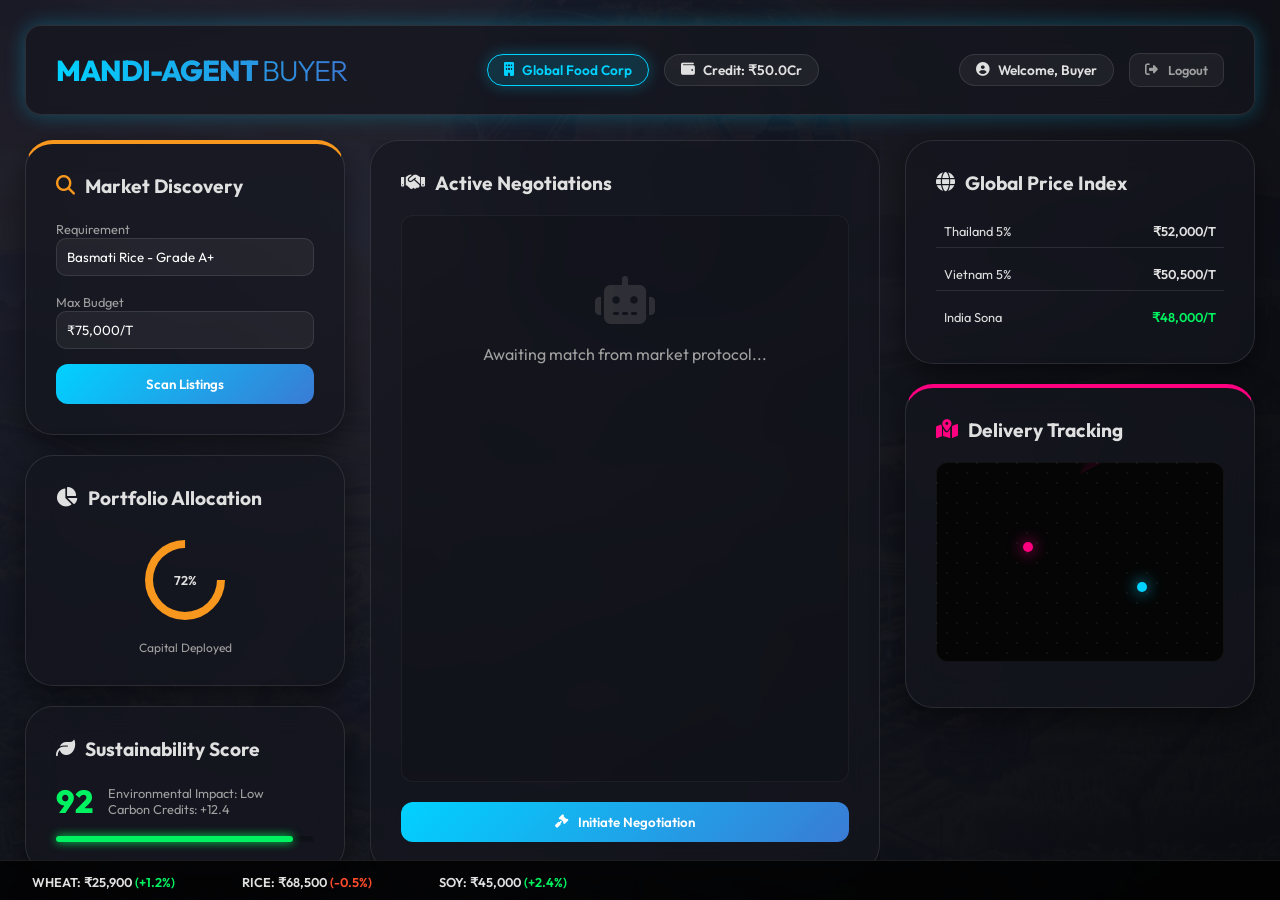
<file: mandi2.0 project/buyer.html>
<!DOCTYPE html>
<html lang="en">
<head>
    <meta charset="UTF-8">
    <meta name="viewport" content="width=device-width, initial-scale=1.0">
    <title>Buyer Dashboard | Mandi-Agent 2.0</title>
    <link rel="stylesheet" href="styles.css">
    <link rel="preconnect" href="https://fonts.googleapis.com">
    <link rel="preconnect" href="https://fonts.gstatic.com" crossorigin>
    <link href="https://fonts.googleapis.com/css2?family=Outfit:wght@300;400;600;800&display=swap" rel="stylesheet">
    <link rel="stylesheet" href="https://cdnjs.cloudflare.com/ajax/libs/font-awesome/6.4.0/css/all.min.css">
</head>
<body>
    <div class="dashboard-container">
        <header>
            <div class="logo">MANDI-AGENT <span style="font-weight: 300;">BUYER</span></div>
            <div class="status-pills">
                <div class="pill active"><i class="fas fa-building"></i> Global Food Corp</div>
                <div class="pill"><i class="fas fa-wallet"></i> Credit: ₹50.0Cr</div>
            </div>
            <div class="user-profile" style="display: flex; gap: 15px; align-items: center;">
                <div class="pill"><i class="fas fa-user-circle"></i> Welcome, Buyer</div>
                <a href="index.html" class="btn" style="background: rgba(255,255,255,0.05); border: 1px solid var(--glass-border); padding: 8px 15px; font-size: 0.8rem; color: var(--text-muted); text-decoration: none; border-radius: 10px;">
                    <i class="fas fa-sign-out-alt"></i> Logout
                </a>
            </div>
        </header>

        <aside class="left-sidebar">
            <div class="glass-card agent-buyer">
                <h2><i class="fas fa-search" style="color: var(--accent-buyer);"></i> Market Discovery</h2>
                <div class="form-group" style="margin-bottom: 15px;">
                    <label style="color: var(--text-muted); font-size: 0.8rem;">Requirement</label>
                    <input type="text" value="Basmati Rice - Grade A+" style="width: 100%; background: rgba(255,255,255,0.05); border: 1px solid var(--glass-border); padding: 10px; border-radius: 10px; color: white;">
                </div>
                <div class="form-group">
                    <label style="color: var(--text-muted); font-size: 0.8rem;">Max Budget</label>
                    <input type="text" value="₹75,000/T" style="width: 100%; background: rgba(255,255,255,0.05); border: 1px solid var(--glass-border); padding: 10px; border-radius: 10px; color: white;">
                </div>
                <button class="btn btn-primary" style="width: 100%; margin-top: 15px;">
                    Scan Listings
                </button>
            </div>

            <div class="glass-card">
                <h2><i class="fas fa-chart-pie"></i> Portfolio Allocation</h2>
                <div style="height: 100px; display: flex; align-items: center; justify-content: center; position: relative;">
                    <div style="width: 80px; height: 80px; border-radius: 50%; border: 8px solid var(--accent-buyer); border-top-color: transparent; transform: rotate(45deg);"></div>
                    <div style="position: absolute; font-size: 0.8rem; font-weight: 600;">72%</div>
                </div>
                <p style="font-size: 0.75rem; color: var(--text-muted); text-align: center; margin-top: 10px;">Capital Deployed</p>
            </div>
            <div class="glass-card">
                <h2><i class="fas fa-leaf"></i> Sustainability Score</h2>
                <div style="display: flex; align-items: center; gap: 15px;">
                    <div style="font-size: 2rem; font-weight: 800; color: var(--accent-farmer);">92</div>
                    <div style="font-size: 0.8rem; color: var(--text-muted);">
                        <p>Environmental Impact: Low</p>
                        <p>Carbon Credits: +12.4</p>
                    </div>
                </div>
                <div style="width: 100%; height: 6px; background: rgba(0,0,0,0.2); border-radius: 3px; margin-top: 15px;">
                    <div style="width: 92%; height: 100%; background: var(--accent-farmer); border-radius: 3px; box-shadow: 0 0 10px var(--accent-farmer);"></div>
                </div>
            </div>
        </aside>

        <main>
            <div class="glass-card" style="flex: 1; display: flex; flex-direction: column;">
                <h2><i class="fas fa-handshake"></i> Active Negotiations</h2>
                <div id="negotiation-chat" style="flex: 1; overflow-y: auto; padding: 10px; display: flex; flex-direction: column; gap: 15px; border: 1px solid rgba(255,255,255,0.05); border-radius: 12px; background: rgba(0,0,0,0.1);">
                    <div style="text-align: center; color: var(--text-muted); margin-top: 50px;">
                        <i class="fas fa-robot fa-3x" style="opacity: 0.2; margin-bottom: 20px;"></i>
                        <p>Awaiting match from market protocol...</p>
                    </div>
                </div>
                <button class="btn btn-primary" id="start-negotiation" style="margin-top: 20px;">
                    <i class="fas fa-gavel"></i> Initiate Negotiation
                </button>
            </div>
        </main>

        <aside class="right-sidebar">
            <div class="glass-card">
                <h2><i class="fas fa-globe"></i> Global Price Index</h2>
                <div class="history-log" style="display: flex; flex-direction: column; gap: 10px;">
                    <div style="font-size: 0.8rem; padding: 8px; border-bottom: 1px solid var(--glass-border); display: flex; justify-content: space-between;">
                        <span>Thailand 5%</span>
                        <span style="font-weight: 600;">₹52,000/T</span>
                    </div>
                    <div style="font-size: 0.8rem; padding: 8px; border-bottom: 1px solid var(--glass-border); display: flex; justify-content: space-between;">
                        <span>Vietnam 5%</span>
                        <span style="font-weight: 600;">₹50,500/T</span>
                    </div>
                    <div style="font-size: 0.8rem; padding: 8px; display: flex; justify-content: space-between;">
                        <span>India Sona</span>
                        <span style="font-weight: 600; color: var(--accent-farmer);">₹48,000/T</span>
                    </div>
                </div>
            </div>

            <div class="glass-card agent-logistics">
                <h2><i class="fas fa-map-marked-alt" style="color: var(--accent-logistics);"></i> Delivery Tracking</h2>
                <div class="radar-map" style="height: 200px; border-radius: 12px; position: relative; overflow: hidden; margin-bottom: 15px; border: 1px solid rgba(255,255,255,0.05);">
                    <div class="radar-sweep"></div>
                    <div style="position: absolute; top: 40%; left: 30%; width: 10px; height: 10px; background: var(--accent-logistics); border-radius: 50%; box-shadow: 0 0 15px var(--accent-logistics); z-index: 2;"></div>
                    <div style="position: absolute; top: 60%; left: 70%; width: 10px; height: 10px; background: var(--accent-primary); border-radius: 50%; box-shadow: 0 0 15px var(--accent-primary); z-index: 2;"></div>
                </div>
            </div>
        </aside>
    </div>

    <div class="ticker-wrap">
        <div class="ticker">
            <div class="ticker-item">WHEAT: ₹25,900 <span style="color: var(--accent-farmer);">(+1.2%)</span></div>
            <div class="ticker-item">RICE: ₹68,500 <span style="color: #ff4b2b;">(-0.5%)</span></div>
            <div class="ticker-item">SOY: ₹45,000 <span style="color: var(--accent-farmer);">(+2.4%)</span></div>
        </div>
    </div>

    <script src="app.js"></script>
</body>
</html>
</file>
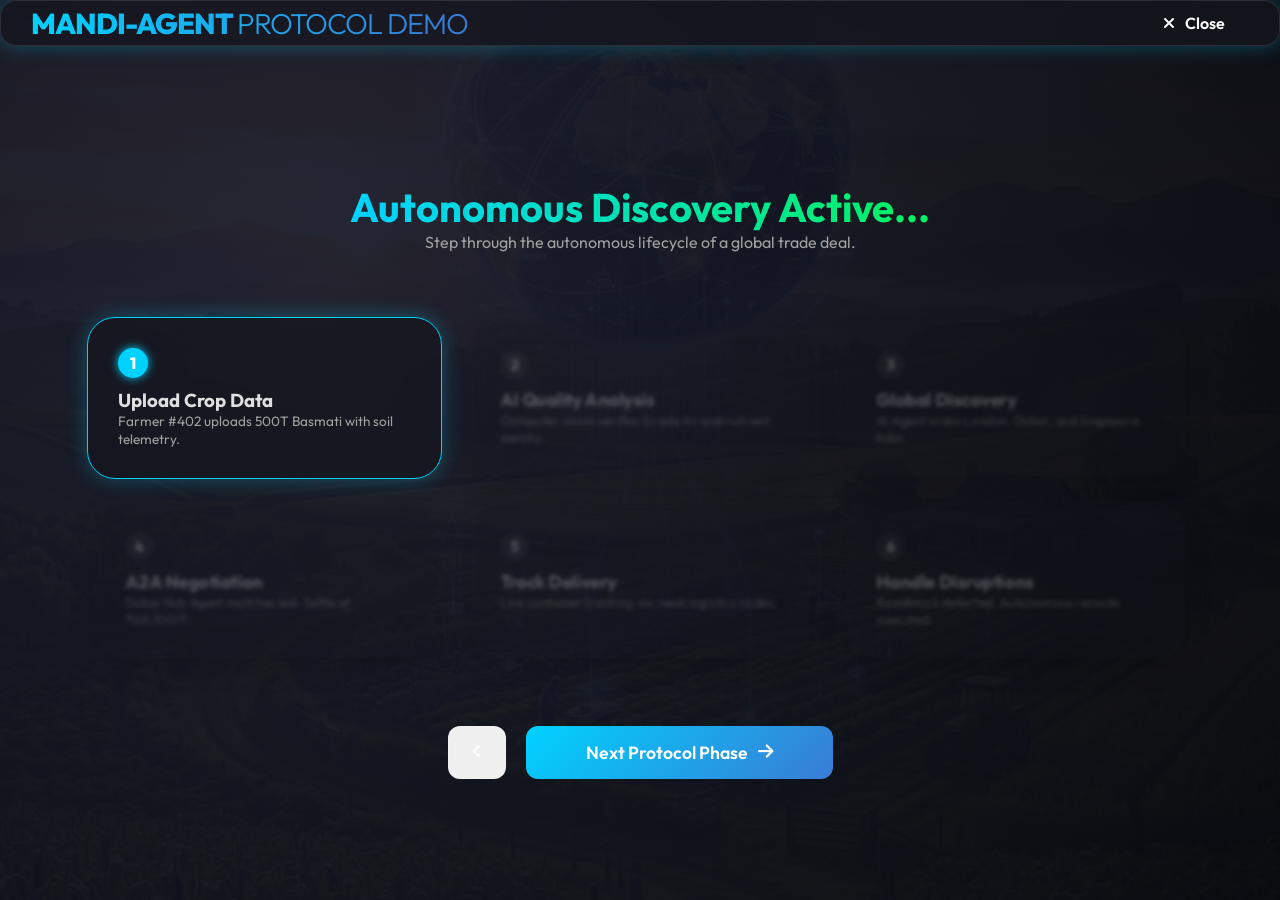
<file: mandi2.0 project/demo.html>
<!DOCTYPE html>
<html lang="en">
<head>
    <meta charset="UTF-8">
    <meta name="viewport" content="width=device-width, initial-scale=1.0">
    <title>Interactive Protocol Demo | Mandi-Agent 2.0</title>
    <link rel="stylesheet" href="styles.css">
    <link rel="preconnect" href="https://fonts.googleapis.com">
    <link rel="preconnect" href="https://fonts.gstatic.com" crossorigin>
    <link href="https://fonts.googleapis.com/css2?family=Outfit:wght@300;400;600;800&display=swap" rel="stylesheet">
    <link rel="stylesheet" href="https://cdnjs.cloudflare.com/ajax/libs/font-awesome/6.4.0/css/all.min.css">
    <style>
        .demo-step {
            opacity: 0.3;
            transition: all 0.5s ease;
            transform: scale(0.95);
            filter: blur(2px);
        }
        .demo-step.active {
            opacity: 1;
            transform: scale(1);
            filter: blur(0);
            border-color: var(--accent-primary);
            box-shadow: 0 0 20px rgba(0, 210, 255, 0.3);
        }
        .step-indicator {
            width: 30px;
            height: 30px;
            border-radius: 50%;
            background: rgba(255,255,255,0.1);
            display: flex;
            align-items: center;
            justify-content: center;
            margin-bottom: 10px;
            font-weight: 800;
        }
        .demo-step.active .step-indicator {
            background: var(--accent-primary);
            color: white;
            box-shadow: 0 0 10px var(--accent-primary);
        }
    </style>
</head>
<body>
    <div class="dashboard-container" style="display: flex; flex-direction: column; align-items: center; justify-content: center; height: 100vh;">
        <header style="width: 100%; position: absolute; top: 0;">
            <div class="logo">MANDI-AGENT <span style="font-weight: 300;">PROTOCOL DEMO</span></div>
            <a href="index.html" class="btn" style="color: white; text-decoration: none;"><i class="fas fa-times"></i> Close</a>
        </header>

        <div style="text-align: center; margin-bottom: 40px; margin-top: 60px;">
            <h1 id="main-status" style="font-size: 2.5rem; background: linear-gradient(to right, #00d2ff, #00f260); -webkit-background-clip: text; -webkit-text-fill-color: transparent;">Initializing Protocol...</h1>
            <p id="sub-status" style="color: var(--text-muted);">Step through the autonomous lifecycle of a global trade deal.</p>
        </div>

        <div style="display: grid; grid-template-columns: repeat(3, 1fr); gap: 20px; width: 90%; max-width: 1200px;">
            <div class="glass-card demo-step" id="step-1">
                <div class="step-indicator">1</div>
                <h3>Upload Crop Data</h3>
                <p style="font-size: 0.85rem; color: var(--text-muted);">Farmer #402 uploads 500T Basmati with soil telemetry.</p>
            </div>
            <div class="glass-card demo-step" id="step-2">
                <div class="step-indicator">2</div>
                <h3>AI Quality Analysis</h3>
                <p style="font-size: 0.85rem; color: var(--text-muted);">Computer vision verifies Grade A+ and nutrient density.</p>
            </div>
            <div class="glass-card demo-step" id="step-3">
                <div class="step-indicator">3</div>
                <h3>Global Discovery</h3>
                <p style="font-size: 0.85rem; color: var(--text-muted);">AI Agent scans London, Dubai, and Singapore hubs.</p>
            </div>
            <div class="glass-card demo-step" id="step-4">
                <div class="step-indicator">4</div>
                <h3>A2A Negotiation</h3>
                <p style="font-size: 0.85rem; color: var(--text-muted);">Dubai Hub Agent matches bid. Settle at ₹68,700/T.</p>
            </div>
            <div class="glass-card demo-step" id="step-5">
                <div class="step-indicator">5</div>
                <h3>Track Delivery</h3>
                <p style="font-size: 0.85rem; color: var(--text-muted);">Live container tracking via mesh logistics nodes.</p>
            </div>
            <div class="glass-card demo-step" id="step-6">
                <div class="step-indicator">6</div>
                <h3>Handle Disruptions</h3>
                <p style="font-size: 0.85rem; color: var(--text-muted);">Roadblock detected. Autonomous reroute executed.</p>
            </div>
        </div>

        <div style="margin-top: 40px; display: flex; gap: 20px;">
            <button id="prev-step" class="btn" style="border: 1px solid var(--glass-border); color: white;"><i class="fas fa-chevron-left"></i></button>
            <button id="next-step" class="btn btn-primary" style="padding: 15px 60px; font-size: 1.1rem;">Next Protocol Phase <i class="fas fa-arrow-right"></i></button>
        </div>
    </div>

    <script>
        let currentStep = 1;
        const totalSteps = 6;
        const mainStatus = document.getElementById('main-status');
        const nextBtn = document.getElementById('next-step');
        const prevBtn = document.getElementById('prev-step');

        const stepText = [
            "",
            "Autonomous Discovery Active...",
            "AI Quality Verified (A+)",
            "Market Hubs Responding...",
            "Consensus Reached: ₹68,700/T",
            "In-Transit: Dubai Port",
            "Protocol Cycle Complete."
        ];

        function updateDemo() {
            document.querySelectorAll('.demo-step').forEach(s => s.classList.remove('active'));
            document.getElementById(`step-${currentStep}`).classList.add('active');
            mainStatus.innerText = stepText[currentStep];
            
            if(currentStep === totalSteps) {
                nextBtn.innerHTML = 'Finish Demo <i class="fas fa-check"></i>';
                nextBtn.onclick = () => window.location.href = 'index.html';
            } else {
                nextBtn.innerHTML = 'Next Protocol Phase <i class="fas fa-arrow-right"></i>';
                nextBtn.onclick = () => { currentStep++; updateDemo(); };
            }
        }

        prevBtn.onclick = () => {
            if(currentStep > 1) {
                currentStep--;
                updateDemo();
            }
        };

        updateDemo();
    </script>
</body>
</html>
</file>
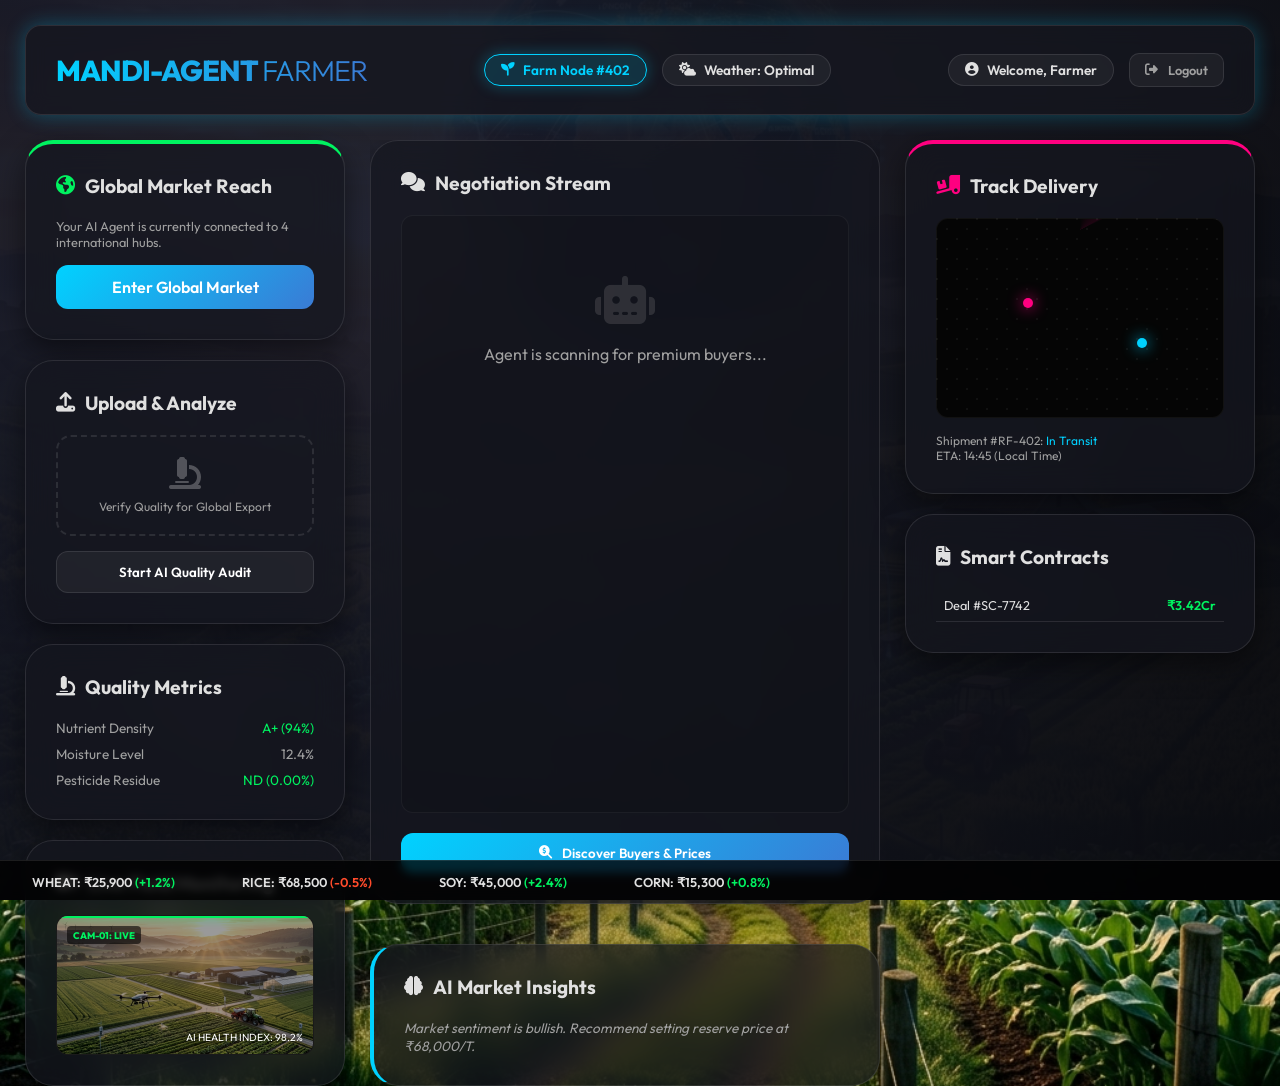
<file: mandi2.0 project/farmer.html>
<!DOCTYPE html>
<html lang="en">
<head>
    <meta charset="UTF-8">
    <meta name="viewport" content="width=device-width, initial-scale=1.0">
    <title>Farmer Dashboard | Mandi-Agent 2.0</title>
    <link rel="stylesheet" href="styles.css">
    <link rel="preconnect" href="https://fonts.googleapis.com">
    <link rel="preconnect" href="https://fonts.gstatic.com" crossorigin>
    <link href="https://fonts.googleapis.com/css2?family=Outfit:wght@300;400;600;800&display=swap" rel="stylesheet">
    <link rel="stylesheet" href="https://cdnjs.cloudflare.com/ajax/libs/font-awesome/6.4.0/css/all.min.css">
</head>
<body>
    <div class="dashboard-container">
        <header>
            <div class="logo">MANDI-AGENT <span style="font-weight: 300;">FARMER</span></div>
            <div class="status-pills">
                <div class="pill active"><i class="fas fa-seedling"></i> Farm Node #402</div>
                <div class="pill"><i class="fas fa-cloud-sun"></i> Weather: Optimal</div>
            </div>
            <div class="user-profile" style="display: flex; gap: 15px; align-items: center;">
                <div class="pill"><i class="fas fa-user-circle"></i> Welcome, Farmer</div>
                <a href="index.html" class="btn" style="background: rgba(255,255,255,0.05); border: 1px solid var(--glass-border); padding: 8px 15px; font-size: 0.8rem; color: var(--text-muted); text-decoration: none; border-radius: 10px;">
                    <i class="fas fa-sign-out-alt"></i> Logout
                </a>
            </div>
        </header>

        <aside class="left-sidebar">
            <div class="glass-card agent-farmer">
                <h2><i class="fas fa-globe-americas" style="color: var(--accent-farmer);"></i> Global Market Reach</h2>
                <p style="font-size: 0.8rem; color: var(--text-muted); margin-bottom: 15px;">Your AI Agent is currently connected to 4 international hubs.</p>
                <a href="market.html" class="btn btn-primary" style="width: 100%; text-decoration: none; display: block; text-align: center;">
                    Enter Global Market
                </a>
            </div>

            <div class="glass-card">
                <h2><i class="fas fa-upload"></i> Upload & Analyze</h2>
                <div style="border: 2px dashed var(--glass-border); border-radius: 15px; padding: 20px; text-align: center; margin-bottom: 15px;">
                    <i class="fas fa-microscope fa-2x" style="opacity: 0.3; margin-bottom: 10px;"></i>
                    <p style="font-size: 0.75rem; color: var(--text-muted);">Verify Quality for Global Export</p>
                </div>
                <button class="btn" style="width: 100%; background: rgba(255,255,255,0.05); border: 1px solid var(--glass-border); color: white;">
                    Start AI Quality Audit
                </button>
            </div>

            <div class="glass-card">
                <h2><i class="fas fa-microscope"></i> Quality Metrics</h2>
                <div style="font-size: 0.85rem; color: var(--text-muted);">
                    <div style="display: flex; justify-content: space-between; margin-bottom: 8px;">
                        <span>Nutrient Density</span>
                        <span style="color: var(--accent-farmer);">A+ (94%)</span>
                    </div>
                    <div style="display: flex; justify-content: space-between; margin-bottom: 8px;">
                        <span>Moisture Level</span>
                        <span>12.4%</span>
                    </div>
                    <div style="display: flex; justify-content: space-between;">
                        <span>Pesticide Residue</span>
                        <span style="color: var(--accent-farmer);">ND (0.00%)</span>
                    </div>
                </div>
            </div>
            <div class="glass-card">
                <h2><i class="fas fa-video"></i> Live Field Monitoring</h2>
                <div style="height: 140px; background: #000; border-radius: 12px; position: relative; overflow: hidden; border: 1px solid var(--glass-border);">
                    <img src="assets/farmer_bg.png" style="width: 100%; height: 100%; object-fit: cover; opacity: 0.6; filter: grayscale(30%) contrast(1.1);">
                    <div style="position: absolute; top: 0; left: 0; width: 100%; height: 2px; background: var(--accent-farmer); box-shadow: 0 0 10px var(--accent-farmer); animation: scanner 3s linear infinite;"></div>
                    <div style="position: absolute; top: 10px; left: 10px; font-size: 0.6rem; color: var(--accent-farmer); background: rgba(0,0,0,0.6); padding: 3px 6px; border-radius: 4px; font-weight: 800;">CAM-01: LIVE</div>
                    <div style="position: absolute; bottom: 10px; right: 10px; font-size: 0.65rem; color: white; text-shadow: 0 0 5px black;">AI HEALTH INDEX: 98.2%</div>
                </div>
            </div>
        </aside>

        <main>
            <div class="glass-card" style="flex: 1; display: flex; flex-direction: column;">
                <h2><i class="fas fa-comments"></i> Negotiation Stream</h2>
                <div id="negotiation-chat" style="flex: 1; overflow-y: auto; padding: 10px; display: flex; flex-direction: column; gap: 15px; border: 1px solid rgba(255,255,255,0.05); border-radius: 12px; background: rgba(0,0,0,0.1);">
                    <div style="text-align: center; color: var(--text-muted); margin-top: 50px;">
                        <i class="fas fa-robot fa-3x" style="opacity: 0.2; margin-bottom: 20px;"></i>
                        <p>Agent is scanning for premium buyers...</p>
                    </div>
                </div>
                <button class="btn btn-primary" id="start-negotiation" style="margin-top: 20px;">
                    <i class="fas fa-search-dollar"></i> Discover Buyers & Prices
                </button>
            </div>

            <div class="glass-card" style="margin-top: 20px; border-left: 4px solid var(--accent-primary);">
                <h2><i class="fas fa-brain"></i> AI Market Insights</h2>
                <div id="ai-insights" style="font-size: 0.85rem; color: var(--text-muted); font-style: italic;">
                    Market sentiment is bullish. Recommend setting reserve price at ₹68,000/T.
                </div>
            </div>
        </main>

        <aside class="right-sidebar">
            <div class="glass-card agent-logistics">
                <h2><i class="fas fa-truck-loading" style="color: var(--accent-logistics);"></i> Track Delivery</h2>
                <div class="radar-map" style="height: 200px; border-radius: 12px; position: relative; overflow: hidden; margin-bottom: 15px; border: 1px solid rgba(255,255,255,0.05);">
                    <div class="radar-sweep"></div>
                    <div style="position: absolute; top: 40%; left: 30%; width: 10px; height: 10px; background: var(--accent-logistics); border-radius: 50%; box-shadow: 0 0 15px var(--accent-logistics); z-index: 2;"></div>
                    <div style="position: absolute; top: 60%; left: 70%; width: 10px; height: 10px; background: var(--accent-primary); border-radius: 50%; box-shadow: 0 0 15px var(--accent-primary); z-index: 2;"></div>
                </div>
                <div style="font-size: 0.75rem; color: var(--text-muted);">
                    <p>Shipment #RF-402: <span style="color: var(--accent-primary);">In Transit</span></p>
                    <p>ETA: 14:45 (Local Time)</p>
                </div>
            </div>

            <div class="glass-card">
                <h2><i class="fas fa-file-contract"></i> Smart Contracts</h2>
                <div class="history-log" style="display: flex; flex-direction: column; gap: 10px;">
                    <div style="font-size: 0.8rem; padding: 8px; border-bottom: 1px solid var(--glass-border); display: flex; justify-content: space-between;">
                        <span>Deal #SC-7742</span>
                        <span style="color: var(--accent-farmer); font-weight: 600;">₹3.42Cr</span>
                    </div>
                </div>
            </div>
        </aside>
    </div>

    <div class="ticker-wrap">
        <div class="ticker">
            <div class="ticker-item">WHEAT: ₹25,900 <span style="color: var(--accent-farmer);">(+1.2%)</span></div>
            <div class="ticker-item">RICE: ₹68,500 <span style="color: #ff4b2b;">(-0.5%)</span></div>
            <div class="ticker-item">SOY: ₹45,000 <span style="color: var(--accent-farmer);">(+2.4%)</span></div>
            <div class="ticker-item">CORN: ₹15,300 <span style="color: var(--accent-farmer);">(+0.8%)</span></div>
        </div>
    </div>

    <script src="app.js"></script>
</body>
</html>
</file>
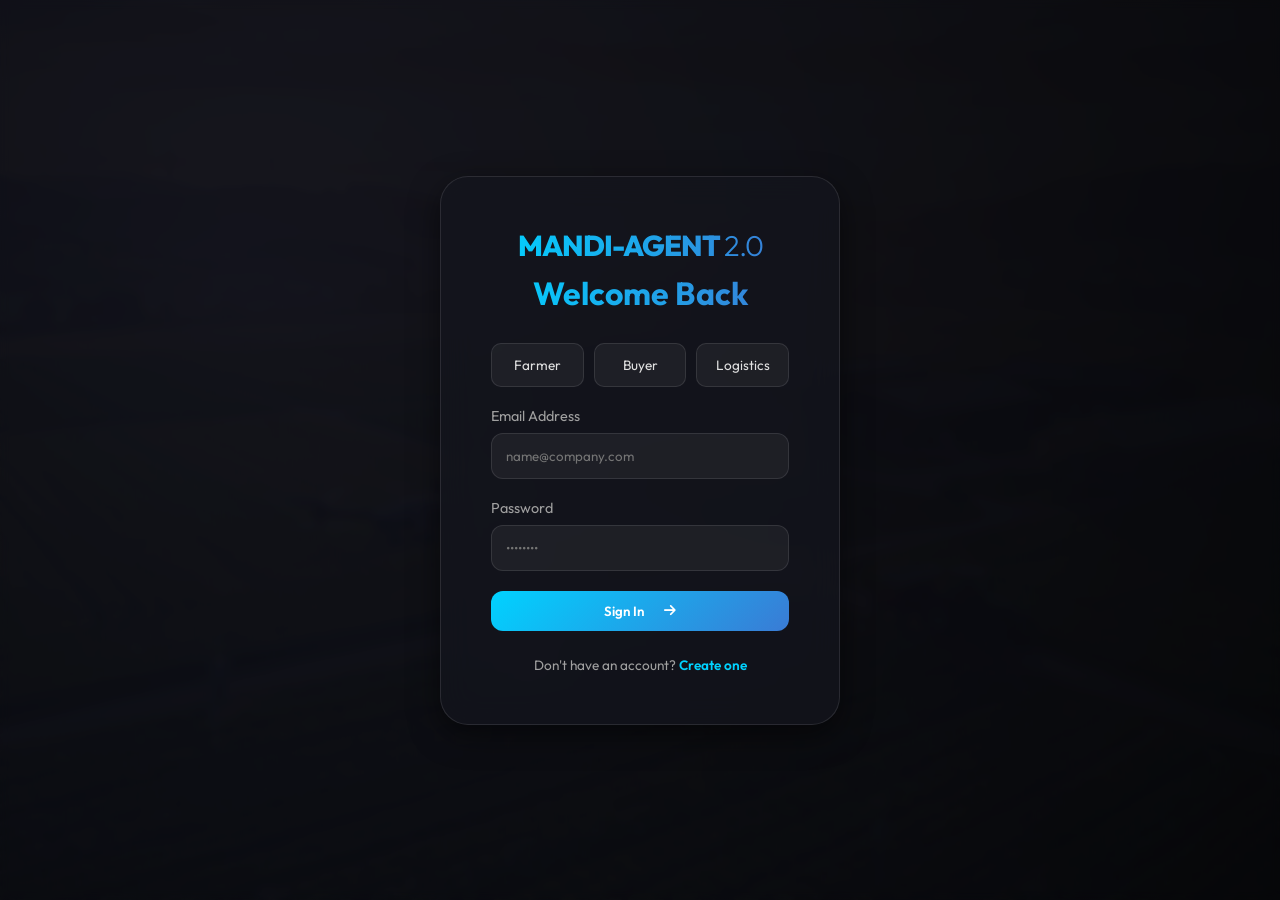
<file: mandi2.0 project/login.html>
<!DOCTYPE html>
<html lang="en">
<head>
    <meta charset="UTF-8">
    <meta name="viewport" content="width=device-width, initial-scale=1.0">
    <title>Login | Mandi-Agent 2.0</title>
    <link rel="stylesheet" href="styles.css">
    <link rel="preconnect" href="https://fonts.googleapis.com">
    <link rel="preconnect" href="https://fonts.gstatic.com" crossorigin>
    <link href="https://fonts.googleapis.com/css2?family=Outfit:wght@300;400;600;800&display=swap" rel="stylesheet">
    <link rel="stylesheet" href="https://cdnjs.cloudflare.com/ajax/libs/font-awesome/6.4.0/css/all.min.css">
    <style>
        body {
            background: url('assets/farmer_bg.png') no-repeat center center fixed;
            background-size: cover;
            height: 100vh;
            display: flex;
            justify-content: center;
            align-items: center;
            overflow: hidden;
        }

        body::after {
            content: '';
            position: absolute;
            top: 0;
            left: 0;
            width: 100%;
            height: 100%;
            background: rgba(0, 0, 0, 0.4);
            backdrop-filter: blur(4px);
            z-index: -1;
        }

        .login-card {
            width: 400px;
            padding: 50px;
            text-align: center;
        }

        .login-card h1 {
            font-size: 2rem;
            margin-bottom: 30px;
            background: linear-gradient(to right, #00d2ff, #3a7bd5);
            -webkit-background-clip: text;
            -webkit-text-fill-color: transparent;
        }

        .form-group {
            margin-bottom: 20px;
            text-align: left;
        }

        .form-group label {
            display: block;
            margin-bottom: 8px;
            font-size: 0.9rem;
            color: var(--text-muted);
        }

        .form-group input {
            width: 100%;
            padding: 14px;
            background: rgba(255, 255, 255, 0.05);
            border: 1px solid var(--glass-border);
            border-radius: 12px;
            color: white;
            outline: none;
            transition: border-color 0.3s ease;
        }

        .form-group input:focus {
            border-color: var(--accent-primary);
        }

        .login-footer {
            margin-top: 25px;
            font-size: 0.85rem;
            color: var(--text-muted);
        }

        .login-footer a {
            color: var(--accent-primary);
            text-decoration: none;
            font-weight: 600;
        }
    </style>
</head>
<body>
    <div class="glass-card login-card">
        <div class="logo" style="margin-bottom: 10px;">MANDI-AGENT <span style="font-weight: 300;">2.0</span></div>
        <h1>Welcome Back</h1>
        <div class="role-selector" style="display: flex; gap: 10px; margin-bottom: 20px;">
            <div class="role-option active" id="role-farmer" style="flex: 1; padding: 12px; background: rgba(255, 255, 255, 0.05); border: 1px solid var(--glass-border); border-radius: 10px; cursor: pointer; font-size: 0.85rem; transition: all 0.3s ease;">Farmer</div>
            <div class="role-option" id="role-buyer" style="flex: 1; padding: 12px; background: rgba(255, 255, 255, 0.05); border: 1px solid var(--glass-border); border-radius: 10px; cursor: pointer; font-size: 0.85rem; transition: all 0.3s ease;">Buyer</div>
            <div class="role-option" id="role-logistics" style="flex: 1; padding: 12px; background: rgba(255, 255, 255, 0.05); border: 1px solid var(--glass-border); border-radius: 10px; cursor: pointer; font-size: 0.85rem; transition: all 0.3s ease;">Logistics</div>
        </div>
        <form id="login-form">
            <div class="form-group">
                <label>Email Address</label>
                <input type="email" placeholder="name@company.com" required>
            </div>
            <div class="form-group">
                <label>Password</label>
                <input type="password" placeholder="••••••••" required>
            </div>
            <button type="submit" class="btn btn-primary" style="width: 100%; margin-top: 10px;">
                Sign In <i class="fas fa-arrow-right" style="margin-left: 10px;"></i>
            </button>
        </form>
        <div class="login-footer">
            Don't have an account? <a href="signup.html">Create one</a>
        </div>
    </div>

    <script>
        const options = document.querySelectorAll('.role-option');
        let selectedRole = 'farmer';

        options.forEach(opt => {
            opt.addEventListener('click', () => {
                options.forEach(o => {
                    o.classList.remove('active');
                    o.style.background = 'rgba(255, 255, 255, 0.05)';
                    o.style.borderColor = 'var(--glass-border)';
                    o.style.color = 'white';
                });
                opt.classList.add('active');
                opt.style.background = 'rgba(0, 210, 255, 0.1)';
                opt.style.borderColor = 'var(--accent-primary)';
                opt.style.color = 'var(--accent-primary)';
                selectedRole = opt.id.split('-')[1];
            });
        });

        document.getElementById('login-form').addEventListener('submit', (e) => {
            e.preventDefault();
            window.location.href = selectedRole + '.html';
        });
    </script>
</body>
</html>
</file>
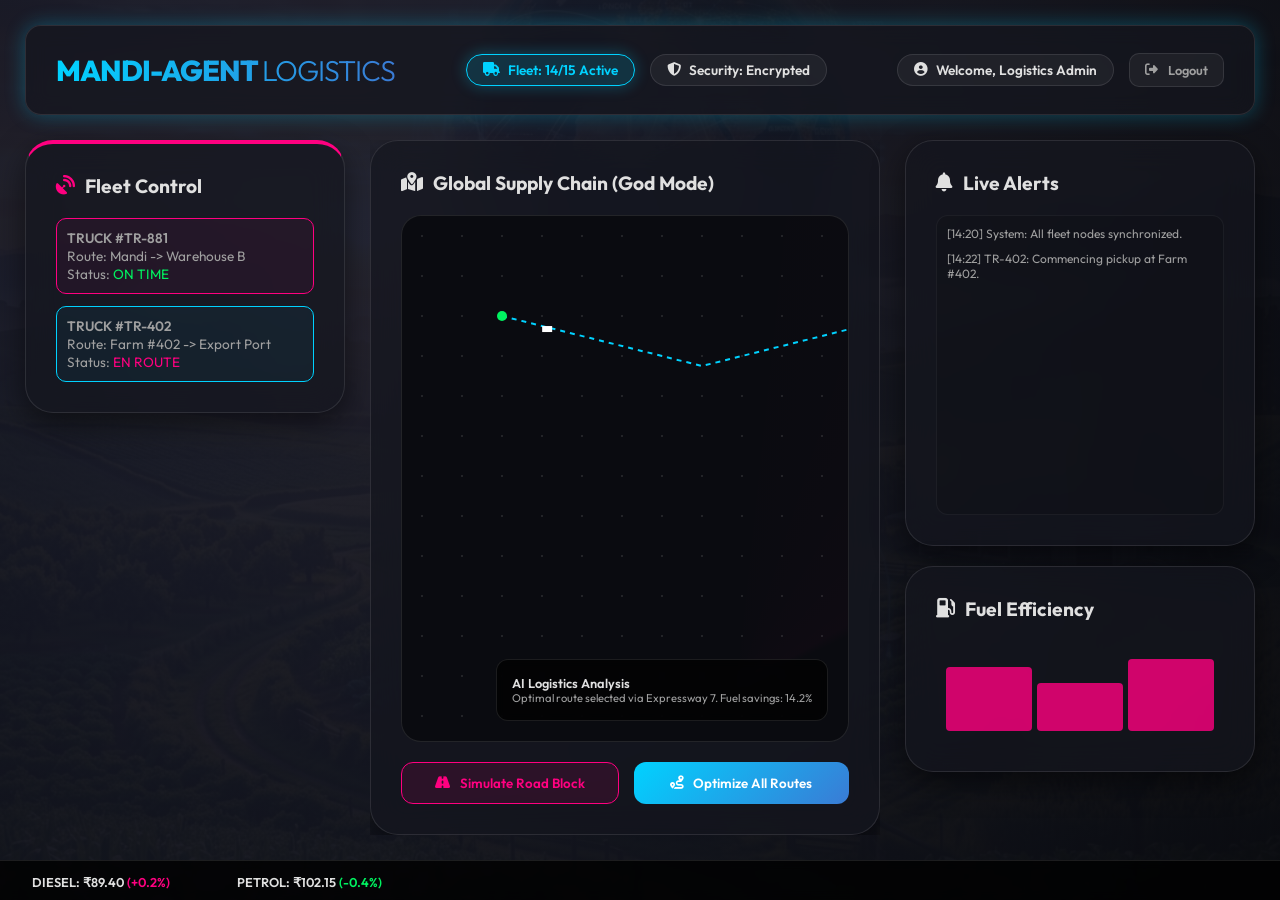
<file: mandi2.0 project/logistics.html>
<!DOCTYPE html>
<html lang="en">
<head>
    <meta charset="UTF-8">
    <meta name="viewport" content="width=device-width, initial-scale=1.0">
    <title>Logistics Dashboard | Mandi-Agent 2.0</title>
    <link rel="stylesheet" href="styles.css">
    <link rel="preconnect" href="https://fonts.googleapis.com">
    <link rel="preconnect" href="https://fonts.gstatic.com" crossorigin>
    <link href="https://fonts.googleapis.com/css2?family=Outfit:wght@300;400;600;800&display=swap" rel="stylesheet">
    <link rel="stylesheet" href="https://cdnjs.cloudflare.com/ajax/libs/font-awesome/6.4.0/css/all.min.css">
</head>
<body>
    <div class="dashboard-container">
        <header>
            <div class="logo">MANDI-AGENT <span style="font-weight: 300;">LOGISTICS</span></div>
            <div class="status-pills">
                <div class="pill active"><i class="fas fa-truck"></i> Fleet: 14/15 Active</div>
                <div class="pill"><i class="fas fa-shield-alt"></i> Security: Encrypted</div>
            </div>
            <div class="user-profile" style="display: flex; gap: 15px; align-items: center;">
                <div class="pill"><i class="fas fa-user-circle"></i> Welcome, Logistics Admin</div>
                <a href="index.html" class="btn" style="background: rgba(255,255,255,0.05); border: 1px solid var(--glass-border); padding: 8px 15px; font-size: 0.8rem; color: var(--text-muted); text-decoration: none; border-radius: 10px;">
                    <i class="fas fa-sign-out-alt"></i> Logout
                </a>
            </div>
        </header>

        <aside class="left-sidebar">
            <div class="glass-card agent-logistics">
                <h2><i class="fas fa-satellite-dish" style="color: var(--accent-logistics);"></i> Fleet Control</h2>
                <div style="font-size: 0.85rem; color: var(--text-muted); display: flex; flex-direction: column; gap: 12px;">
                    <div style="padding: 10px; background: rgba(255, 0, 128, 0.05); border: 1px solid var(--accent-logistics); border-radius: 10px;">
                        <span style="font-weight: 600;">TRUCK #TR-881</span><br>
                        Route: Mandi -> Warehouse B<br>
                        Status: <span style="color: var(--accent-farmer);">ON TIME</span>
                    </div>
                    <div style="padding: 10px; background: rgba(0, 210, 255, 0.05); border: 1px solid var(--accent-primary); border-radius: 10px;">
                        <span style="font-weight: 600;">TRUCK #TR-402</span><br>
                        Route: Farm #402 -> Export Port<br>
                        Status: <span style="color: var(--accent-logistics);">EN ROUTE</span>
                    </div>
                </div>
            </div>
        </aside>

        <main>
            <div class="glass-card" style="flex: 1; display: flex; flex-direction: column;">
                <h2><i class="fas fa-map-marked-alt"></i> Global Supply Chain (God Mode)</h2>
                <div style="flex: 1; background: #0a0b10; border-radius: 20px; border: 1px solid var(--glass-border); position: relative; overflow: hidden;">
                    <!-- Simulated Google Map for Logistics -->
                    <div class="radar-sweep" style="width: 250%; height: 250%; opacity: 0.2;"></div>
                    <div style="position: absolute; width: 100%; height: 100%; background-image: radial-gradient(var(--glass-border) 1px, transparent 1px); background-size: 40px 40px;"></div>
                    
                    <!-- Simulated Map Data -->
                    <svg style="width: 100%; height: 100%; position: absolute; top: 0; left: 0;">
                        <path d="M100,100 L300,150 L500,100 L700,250" stroke="var(--accent-primary)" stroke-width="2" fill="none" stroke-dasharray="5,5" />
                        <circle cx="100" cy="100" r="5" fill="var(--accent-farmer)" />
                        <circle cx="700" cy="250" r="5" fill="var(--accent-logistics)" />
                        <rect id="moving-truck" x="0" y="0" width="10" height="6" fill="white">
                            <animateMotion path="M100,100 L300,150 L500,100 L700,250" dur="20s" repeatCount="indefinite" />
                        </rect>
                    </svg>

                    <div style="position: absolute; bottom: 20px; right: 20px; background: rgba(0,0,0,0.7); padding: 15px; border-radius: 12px; border: 1px solid var(--glass-border); backdrop-filter: blur(5px);">
                        <p style="font-size: 0.8rem; font-weight: 600;">AI Logistics Analysis</p>
                        <p style="font-size: 0.7rem; color: var(--text-muted);">Optimal route selected via Expressway 7. Fuel savings: 14.2%</p>
                    </div>
                </div>
                <div style="display: flex; gap: 15px; margin-top: 20px;">
                    <button class="btn" style="flex: 1; background: rgba(255, 0, 128, 0.1); border: 1px solid var(--accent-logistics); color: var(--accent-logistics);" id="trigger-emergency">
                        <i class="fas fa-road"></i> Simulate Road Block
                    </button>
                    <button class="btn btn-primary" style="flex: 1;">
                        <i class="fas fa-route"></i> Optimize All Routes
                    </button>
                </div>
            </div>
        </main>

        <aside class="right-sidebar">
            <div class="glass-card">
                <h2><i class="fas fa-bell"></i> Live Alerts</h2>
                <div id="negotiation-chat" style="height: 300px; overflow-y: auto; padding: 10px; display: flex; flex-direction: column; gap: 10px; border: 1px solid rgba(255,255,255,0.05); border-radius: 12px; background: rgba(0,0,0,0.1);">
                    <div style="font-size: 0.75rem; color: var(--text-muted);">[14:20] System: All fleet nodes synchronized.</div>
                    <div style="font-size: 0.75rem; color: var(--text-muted);">[14:22] TR-402: Commencing pickup at Farm #402.</div>
                </div>
            </div>

            <div class="glass-card">
                <h2><i class="fas fa-gas-pump"></i> Fuel Efficiency</h2>
                <div style="display: flex; align-items: flex-end; gap: 5px; height: 100px; padding: 10px;">
                    <div class="market-bar" style="flex: 1; background: var(--accent-logistics); height: 80%; opacity: 0.8; border-radius: 4px;"></div>
                    <div class="market-bar" style="flex: 1; background: var(--accent-logistics); height: 60%; opacity: 0.8; border-radius: 4px;"></div>
                    <div class="market-bar" style="flex: 1; background: var(--accent-logistics); height: 90%; opacity: 0.8; border-radius: 4px;"></div>
                </div>
            </div>
        </aside>
    </div>

    <div class="ticker-wrap">
        <div class="ticker">
            <div class="ticker-item">DIESEL: ₹89.40 <span style="color: var(--accent-logistics);">(+0.2%)</span></div>
            <div class="ticker-item">PETROL: ₹102.15 <span style="color: var(--accent-farmer);">(-0.4%)</span></div>
        </div>
    </div>

    <script src="app.js"></script>
</body>
</html>
</file>
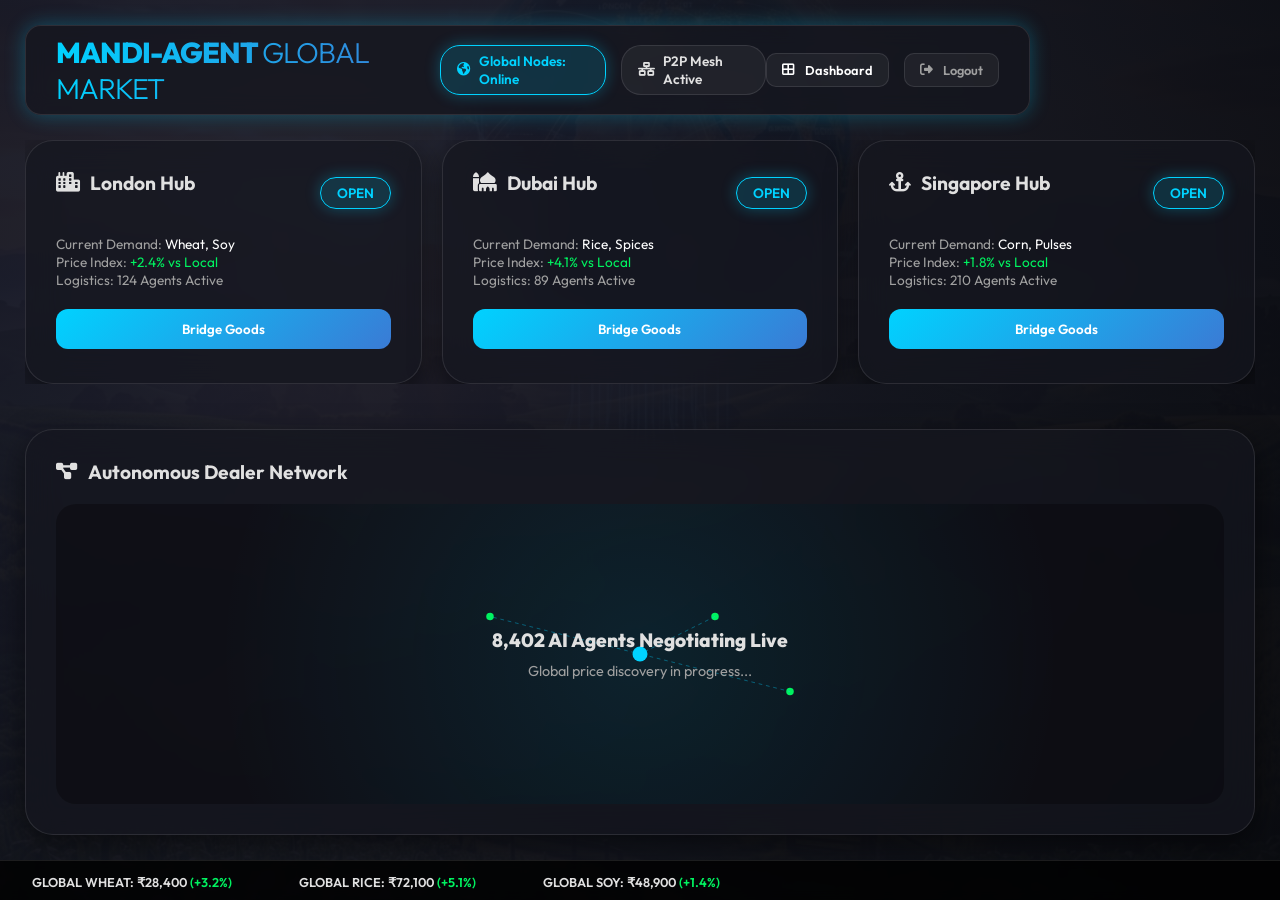
<file: mandi2.0 project/market.html>
<!DOCTYPE html>
<html lang="en">
<head>
    <meta charset="UTF-8">
    <meta name="viewport" content="width=device-width, initial-scale=1.0">
    <title>Global Market | Mandi-Agent 2.0</title>
    <link rel="stylesheet" href="styles.css">
    <link rel="preconnect" href="https://fonts.googleapis.com">
    <link rel="preconnect" href="https://fonts.gstatic.com" crossorigin>
    <link href="https://fonts.googleapis.com/css2?family=Outfit:wght@300;400;600;800&display=swap" rel="stylesheet">
    <link rel="stylesheet" href="https://cdnjs.cloudflare.com/ajax/libs/font-awesome/6.4.0/css/all.min.css">
</head>
<body>
    <div class="dashboard-container">
        <header>
            <div class="logo">MANDI-AGENT <span style="font-weight: 300;">GLOBAL MARKET</span></div>
            <div class="status-pills">
                <div class="pill active"><i class="fas fa-globe-americas"></i> Global Nodes: Online</div>
                <div class="pill"><i class="fas fa-network-wired"></i> P2P Mesh Active</div>
            </div>
            <div class="user-profile" style="display: flex; gap: 15px; align-items: center;">
                <a href="dashboard.html" class="btn" style="background: rgba(255,255,255,0.05); border: 1px solid var(--glass-border); padding: 8px 15px; font-size: 0.8rem; color: white; text-decoration: none; border-radius: 10px;">
                    <i class="fas fa-th-large"></i> Dashboard
                </a>
                <a href="index.html" class="btn" style="background: rgba(255,255,255,0.05); border: 1px solid var(--glass-border); padding: 8px 15px; font-size: 0.8rem; color: var(--text-muted); text-decoration: none; border-radius: 10px;">
                    <i class="fas fa-sign-out-alt"></i> Logout
                </a>
            </div>
        </header>

        <main style="grid-column: span 12; display: grid; grid-template-columns: 1fr 1fr 1fr; gap: 20px;">
            <!-- London Hub -->
            <div class="glass-card">
                <div style="display: flex; justify-content: space-between; align-items: center; margin-bottom: 20px;">
                    <h2><i class="fas fa-city"></i> London Hub</h2>
                    <span class="pill active">OPEN</span>
                </div>
                <div style="font-size: 0.85rem; color: var(--text-muted);">
                    <p>Current Demand: <span style="color: white;">Wheat, Soy</span></p>
                    <p>Price Index: <span style="color: var(--accent-farmer);">+2.4% vs Local</span></p>
                    <p>Logistics: 124 Agents Active</p>
                </div>
                <button class="btn btn-primary" style="width: 100%; margin-top: 20px;">Bridge Goods</button>
            </div>

            <!-- Dubai Hub -->
            <div class="glass-card">
                <div style="display: flex; justify-content: space-between; align-items: center; margin-bottom: 20px;">
                    <h2><i class="fas fa-mosque"></i> Dubai Hub</h2>
                    <span class="pill active">OPEN</span>
                </div>
                <div style="font-size: 0.85rem; color: var(--text-muted);">
                    <p>Current Demand: <span style="color: white;">Rice, Spices</span></p>
                    <p>Price Index: <span style="color: var(--accent-farmer);">+4.1% vs Local</span></p>
                    <p>Logistics: 89 Agents Active</p>
                </div>
                <button class="btn btn-primary" style="width: 100%; margin-top: 20px;">Bridge Goods</button>
            </div>

            <!-- Singapore Hub -->
            <div class="glass-card">
                <div style="display: flex; justify-content: space-between; align-items: center; margin-bottom: 20px;">
                    <h2><i class="fas fa-anchor"></i> Singapore Hub</h2>
                    <span class="pill active">OPEN</span>
                </div>
                <div style="font-size: 0.85rem; color: var(--text-muted);">
                    <p>Current Demand: <span style="color: white;">Corn, Pulses</span></p>
                    <p>Price Index: <span style="color: var(--accent-farmer);">+1.8% vs Local</span></p>
                    <p>Logistics: 210 Agents Active</p>
                </div>
                <button class="btn btn-primary" style="width: 100%; margin-top: 20px;">Bridge Goods</button>
            </div>
        </main>

        <div style="grid-column: span 12; margin-top: 20px;">
            <div class="glass-card">
                <h2><i class="fas fa-project-diagram"></i> Autonomous Dealer Network</h2>
                <div style="height: 300px; background: rgba(0,0,0,0.3); border-radius: 20px; position: relative; overflow: hidden; display: flex; align-items: center; justify-content: center;">
                    <div style="position: absolute; width: 100%; height: 100%; background: radial-gradient(circle at center, rgba(0,210,255,0.1) 0%, transparent 70%);"></div>
                    <!-- Simulated Global Network Map -->
                    <svg width="100%" height="100%" viewBox="0 0 800 400" style="position: absolute;">
                        <circle cx="400" cy="200" r="10" fill="var(--accent-primary)" /> <!-- Local -->
                        <circle cx="200" cy="150" r="5" fill="var(--accent-farmer)" /> <!-- London -->
                        <circle cx="600" cy="250" r="5" fill="var(--accent-farmer)" /> <!-- Singapore -->
                        <circle cx="500" cy="150" r="5" fill="var(--accent-farmer)" /> <!-- Dubai -->
                        
                        <path d="M400,200 L200,150" stroke="var(--accent-primary)" stroke-width="1" stroke-dasharray="5,5" opacity="0.5">
                            <animate attributeName="stroke-dashoffset" from="0" to="20" dur="2s" repeatCount="indefinite" />
                        </path>
                        <path d="M400,200 L600,250" stroke="var(--accent-primary)" stroke-width="1" stroke-dasharray="5,5" opacity="0.5">
                            <animate attributeName="stroke-dashoffset" from="0" to="-20" dur="2s" repeatCount="indefinite" />
                        </path>
                        <path d="M400,200 L500,150" stroke="var(--accent-primary)" stroke-width="1" stroke-dasharray="5,5" opacity="0.5">
                            <animate attributeName="stroke-dashoffset" from="0" to="20" dur="2s" repeatCount="indefinite" />
                        </path>
                    </svg>
                    <div style="text-align: center; z-index: 2;">
                        <p style="font-weight: 800; font-size: 1.2rem; margin-bottom: 10px;">8,402 AI Agents Negotiating Live</p>
                        <p style="color: var(--text-muted); font-size: 0.9rem;">Global price discovery in progress...</p>
                    </div>
                </div>
            </div>
        </div>
    </div>

    <div class="ticker-wrap">
        <div class="ticker">
            <div class="ticker-item">GLOBAL WHEAT: ₹28,400 <span style="color: var(--accent-farmer);">(+3.2%)</span></div>
            <div class="ticker-item">GLOBAL RICE: ₹72,100 <span style="color: var(--accent-farmer);">(+5.1%)</span></div>
            <div class="ticker-item">GLOBAL SOY: ₹48,900 <span style="color: var(--accent-farmer);">(+1.4%)</span></div>
        </div>
    </div>
</body>
</html>
</file>
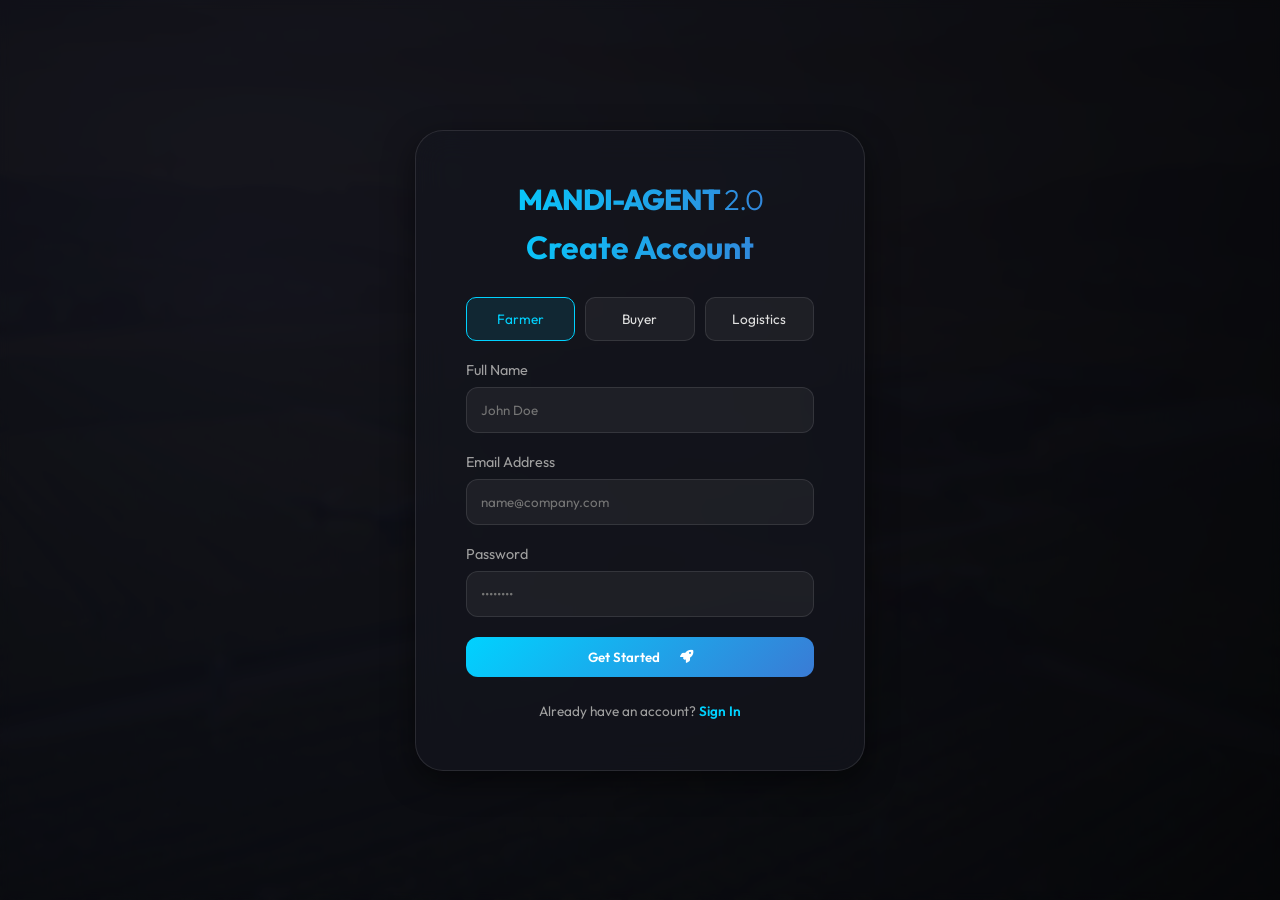
<file: mandi2.0 project/signup.html>
<!DOCTYPE html>
<html lang="en">
<head>
    <meta charset="UTF-8">
    <meta name="viewport" content="width=device-width, initial-scale=1.0">
    <title>Sign Up | Mandi-Agent 2.0</title>
    <link rel="stylesheet" href="styles.css">
    <link rel="preconnect" href="https://fonts.googleapis.com">
    <link rel="preconnect" href="https://fonts.gstatic.com" crossorigin>
    <link href="https://fonts.googleapis.com/css2?family=Outfit:wght@300;400;600;800&display=swap" rel="stylesheet">
    <link rel="stylesheet" href="https://cdnjs.cloudflare.com/ajax/libs/font-awesome/6.4.0/css/all.min.css">
    <style>
        body {
            background: url('assets/farmer_bg.png') no-repeat center center fixed;
            background-size: cover;
            height: 100vh;
            display: flex;
            justify-content: center;
            align-items: center;
            overflow: hidden;
        }

        body::after {
            content: '';
            position: absolute;
            top: 0;
            left: 0;
            width: 100%;
            height: 100%;
            background: rgba(0, 0, 0, 0.4);
            backdrop-filter: blur(4px);
            z-index: -1;
        }

        .login-card {
            width: 450px;
            padding: 50px;
            text-align: center;
        }

        .login-card h1 {
            font-size: 2rem;
            margin-bottom: 30px;
            background: linear-gradient(to right, #00d2ff, #3a7bd5);
            -webkit-background-clip: text;
            -webkit-text-fill-color: transparent;
        }

        .form-group {
            margin-bottom: 20px;
            text-align: left;
        }

        .form-group label {
            display: block;
            margin-bottom: 8px;
            font-size: 0.9rem;
            color: var(--text-muted);
        }

        .form-group input {
            width: 100%;
            padding: 14px;
            background: rgba(255, 255, 255, 0.05);
            border: 1px solid var(--glass-border);
            border-radius: 12px;
            color: white;
            outline: none;
            transition: border-color 0.3s ease;
        }

        .form-group input:focus {
            border-color: var(--accent-primary);
        }

        .login-footer {
            margin-top: 25px;
            font-size: 0.85rem;
            color: var(--text-muted);
        }

        .login-footer a {
            color: var(--accent-primary);
            text-decoration: none;
            font-weight: 600;
        }

        .role-selector {
            display: flex;
            gap: 10px;
            margin-bottom: 20px;
        }

        .role-option {
            flex: 1;
            padding: 12px;
            background: rgba(255, 255, 255, 0.05);
            border: 1px solid var(--glass-border);
            border-radius: 10px;
            cursor: pointer;
            font-size: 0.85rem;
            transition: all 0.3s ease;
        }

        .role-option:hover {
            border-color: var(--accent-primary);
        }

        .role-option.active {
            background: rgba(0, 210, 255, 0.1);
            border-color: var(--accent-primary);
            color: var(--accent-primary);
        }
    </style>
</head>
<body>
    <div class="glass-card login-card">
        <div class="logo" style="margin-bottom: 10px;">MANDI-AGENT <span style="font-weight: 300;">2.0</span></div>
        <h1>Create Account</h1>
        <div class="role-selector">
            <div class="role-option active" id="role-farmer">Farmer</div>
            <div class="role-option" id="role-buyer">Buyer</div>
            <div class="role-option" id="role-logistics">Logistics</div>
        </div>
        <form id="signup-form">
            <div class="form-group">
                <label>Full Name</label>
                <input type="text" placeholder="John Doe" required>
            </div>
            <div class="form-group">
                <label>Email Address</label>
                <input type="email" placeholder="name@company.com" required>
            </div>
            <div class="form-group">
                <label>Password</label>
                <input type="password" placeholder="••••••••" required>
            </div>
            <button type="submit" class="btn btn-primary" style="width: 100%; margin-top: 10px;">
                Get Started <i class="fas fa-rocket" style="margin-left: 10px;"></i>
            </button>
        </form>
        <div class="login-footer">
            Already have an account? <a href="login.html">Sign In</a>
        </div>
    </div>
    <script>
        const options = document.querySelectorAll('.role-option');
        let selectedRole = 'farmer';

        options.forEach(opt => {
            opt.addEventListener('click', () => {
                options.forEach(o => o.classList.remove('active'));
                opt.classList.add('active');
                selectedRole = opt.id.split('-')[1];
            });
        });

        document.getElementById('signup-form').addEventListener('submit', (e) => {
            e.preventDefault();
            window.location.href = selectedRole + '.html';
        });
    </script>
</body>
</html>
</file>
<file: mandi2.0 project/styles.css>
:root {
    --bg-dark: #0a0b10;
    --card-bg: rgba(20, 22, 30, 0.7);
    --accent-primary: #00d2ff;
    --accent-secondary: #3a7bd5;
    --accent-farmer: #00f260;
    --accent-buyer: #f7971e;
    --accent-logistics: #ff0080;
    --text-main: #e0e0e0;
    --text-muted: #a0a0a0;
    --glass-border: rgba(255, 255, 255, 0.1);
    --neon-shadow: 0 0 20px rgba(0, 210, 255, 0.3);
}

* {
    margin: 0;
    padding: 0;
    box-sizing: border-box;
    font-family: 'Outfit', 'Inter', sans-serif;
}

body {
    background: url('assets/global_bg.png') no-repeat center center fixed;
    background-size: cover;
    color: var(--text-main);
    overflow-x: hidden;
    min-height: 100vh;
}

body::before {
    content: '';
    position: absolute;
    top: 0;
    left: 0;
    width: 100%;
    height: 100%;
    background: radial-gradient(circle at 20% 30%, rgba(26, 28, 44, 0.95) 0%, rgba(10, 11, 16, 0.98) 100%);
    z-index: -1;
}

.dashboard-container {
    display: grid;
    grid-template-columns: 320px 1fr 350px;
    grid-template-rows: 90px 1fr;
    height: calc(100vh - 40px);
    gap: 25px;
    padding: 25px;
}

header {
    grid-column: 1 / -1;
    display: flex;
    justify-content: space-between;
    align-items: center;
    background: var(--card-bg);
    backdrop-filter: blur(10px);
    border: 1px solid var(--glass-border);
    border-radius: 16px;
    padding: 0 30px;
    box-shadow: var(--neon-shadow);
}

.logo {
    font-size: 1.8rem;
    font-weight: 800;
    background: linear-gradient(to right, var(--accent-primary), var(--accent-secondary));
    -webkit-background-clip: text;
    -webkit-text-fill-color: transparent;
    letter-spacing: -1px;
}

.status-pills {
    display: flex;
    gap: 15px;
}

.pill {
    padding: 6px 16px;
    border-radius: 20px;
    font-size: 0.85rem;
    font-weight: 600;
    display: flex;
    align-items: center;
    gap: 8px;
    background: rgba(255, 255, 255, 0.05);
    border: 1px solid var(--glass-border);
}

.pill.active {
    background: rgba(0, 210, 255, 0.15);
    border-color: var(--accent-primary);
    color: var(--accent-primary);
    box-shadow: 0 0 15px rgba(0, 210, 255, 0.3);
}

main {
    grid-column: 2;
    overflow-y: auto;
    display: flex;
    flex-direction: column;
    gap: 20px;
}

aside.left-sidebar {
    grid-column: 1;
    display: flex;
    flex-direction: column;
    gap: 20px;
}

aside.right-sidebar {
    grid-column: 3;
    display: flex;
    flex-direction: column;
    gap: 20px;
}

.glass-card {
    background: var(--card-bg);
    backdrop-filter: blur(16px);
    border: 1px solid var(--glass-border);
    border-radius: 28px;
    padding: 30px;
    transition: all 0.4s cubic-bezier(0.175, 0.885, 0.32, 1.275);
    box-shadow: 0 10px 30px rgba(0, 0, 0, 0.5);
}

.glass-card:hover {
    border-color: rgba(0, 210, 255, 0.5);
    transform: translateY(-5px);
    box-shadow: 0 15px 40px rgba(0, 210, 255, 0.1);
}

h2 {
    font-size: 1.2rem;
    margin-bottom: 20px;
    color: var(--text-main);
    display: flex;
    align-items: center;
    gap: 10px;
}

/* Agent Specific Styling */
.agent-farmer { border-top: 4px solid var(--accent-farmer); }
.agent-buyer { border-top: 4px solid var(--accent-buyer); }
.agent-logistics { border-top: 4px solid var(--accent-logistics); }

/* Buttons */
.btn {
    padding: 12px 24px;
    border-radius: 12px;
    border: none;
    font-weight: 600;
    cursor: pointer;
    transition: all 0.3s ease;
    display: flex;
    align-items: center;
    justify-content: center;
    gap: 10px;
}

.btn-primary {
    background: linear-gradient(135deg, var(--accent-primary), var(--accent-secondary));
    color: white;
}

.btn-primary:hover {
    transform: translateY(-2px);
    box-shadow: 0 5px 15px rgba(0, 210, 255, 0.4);
}

/* Custom Scrollbar */
::-webkit-scrollbar {
    width: 6px;
}
::-webkit-scrollbar-track {
    background: transparent;
}
::-webkit-scrollbar-thumb {
    background: rgba(255, 255, 255, 0.1);
    border-radius: 10px;
}
::-webkit-scrollbar-thumb:hover {
    background: rgba(255, 255, 255, 0.2);
}

@keyframes pulse {
    0% { transform: scale(1); opacity: 1; }
    50% { transform: scale(1.05); opacity: 0.8; }
    100% { transform: scale(1); opacity: 1; }
}

@keyframes radar-sweep {
    from { transform: rotate(0deg); }
    to { transform: rotate(360deg); }
}

@keyframes scanner {
    0% { top: 0; }
    50% { top: 100%; }
    100% { top: 0; }
}

@keyframes network-flow {
    0% { transform: translateX(-100%); opacity: 0; }
    50% { opacity: 1; }
    100% { transform: translateX(100%); opacity: 0; }
}

.network-line {
    position: absolute;
    height: 1px;
    background: linear-gradient(to right, transparent, var(--accent-primary), transparent);
    width: 100%;
    animation: network-flow 3s linear infinite;
}

.radar-map {
    position: relative;
    background: #050505;
    background-image: radial-gradient(circle, #111 1px, transparent 1px), radial-gradient(circle, #111 1px, transparent 1px);
    background-size: 20px 20px;
    background-position: 0 0, 10px 10px;
}

.radar-sweep {
    position: absolute;
    top: 50%;
    left: 50%;
    width: 200%;
    height: 200%;
    background: conic-gradient(from 0deg, transparent 0deg, rgba(255, 0, 128, 0.1) 60deg, transparent 65deg);
    transform-origin: center center;
    margin-left: -100%;
    margin-top: -100%;
    animation: radar-sweep 4s linear infinite;
    pointer-events: none;
}

.negotiation-pulse {
    animation: pulse 2s infinite;
}

/* Ticker Styles */
.ticker-wrap {
    position: fixed;
    bottom: 0;
    width: 100%;
    overflow: hidden;
    height: 40px;
    background: rgba(0, 0, 0, 0.8);
    backdrop-filter: blur(5px);
    border-top: 1px solid var(--glass-border);
    z-index: 100;
}

.ticker {
    display: inline-block;
    height: 40px;
    line-height: 40px;
    white-space: nowrap;
    padding-right: 100%;
    box-sizing: content-box;
    animation: ticker 30s linear infinite;
}

.ticker-item {
    display: inline-block;
    padding: 0 2rem;
    font-size: 0.8rem;
    font-weight: 600;
    color: var(--text-main);
}

@keyframes ticker {
    0% { transform: translate3d(0, 0, 0); visibility: visible; }
    100% { transform: translate3d(-100%, 0, 0); }
}
</file>
